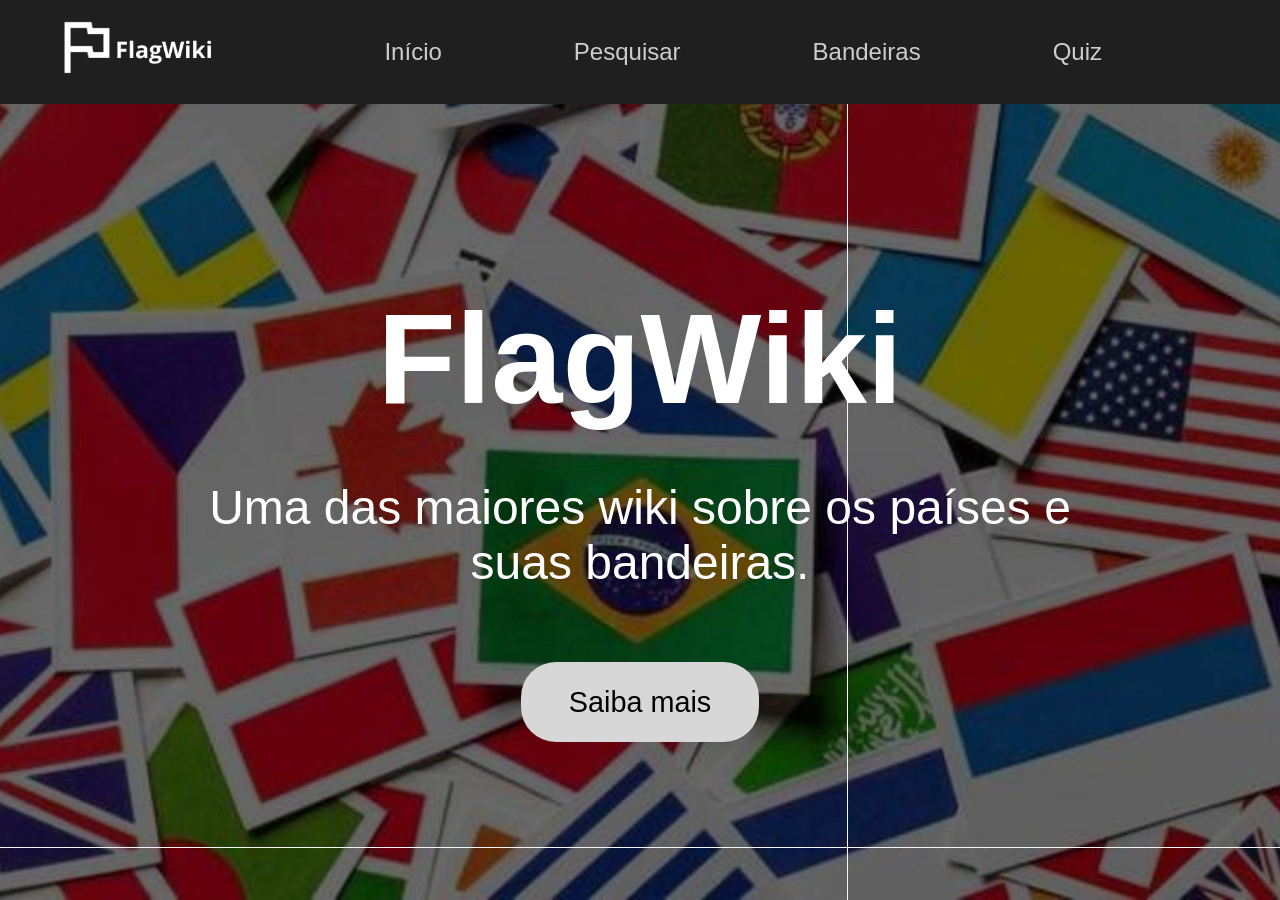
<file: index.html>
<!DOCTYPE html>
<html>
    <head>
        <meta charset="UTF-8">
        <meta http-equiv="X-UA-Compatible" content="IE=edge">
        <meta name="viewport" content="width=device-width, initial-scale=1.0">
        <link rel="stylesheet" type="text/css" href="estilos/menu.css"/>
        <link rel="stylesheet" type="text/css" href="estilos/inicio.css"/>
        <link rel="icon" href="imagens/Logo.png">
        <script src="scripts/fundos.js" defer></script>
        <script src="scripts/menu.js" defer></script>
        <title>FlagWiki</title>
    </head>
    <body>
        <nav>
            <div class="menu">
                <a href="index.html"><img src="imagens/logoCompleta.png" alt="Logo" class="logo"></a>
                <div class="hamburguer">
                    <span></span>
                    <span></span>
                    <span></span>
                </div>
                <ul class="botoes-menu">
                    <li><a href="index.html">Início</a></li>
                    <li><a href="Pesquisar.html">Pesquisar</a></li>
                    <li class="sandwiche">
                        <a href="Bandeiras.html">Bandeiras</a>
                        <ul class="menuzinho">
                            <li><a href="Bandeiras.html#africa">África</a></li>
                            <li><a href="Bandeiras.html#america">América</a></li>
                            <li><a href="Bandeiras.html#asia">Ásia</a></li>
                            <li><a href="Bandeiras.html#europa">Europa</a></li>
                            <li><a href="Bandeiras.html#oceania">Oceania</a></li>
                            <li><a href="Bandeiras.html#outros">Outros</a></li>
                        </ul>
                    </li>
                    <li><a href="Quiz.html">Quiz</a></li>
                </ul>
            </div>
        </nav>
        <main class="secao1">
            <div class="fundos">
                <div class="fundo" style="background-image: url('imagens/fundo1.jpg');"></div>
                <div class="fundo" style="background-image: url('imagens/fundo2.jpg');"></div>
                <div class="fundo" style="background-image: url('imagens/fundo3.jpg');"></div>
            </div>
            <div class="titulo">
                <h1>FlagWiki</h1>
                <p>Uma das maiores wiki sobre os países e suas bandeiras.</p>
                <a href="Bandeiras.html" class="botao1">Saiba mais</a>
            </div>
        </main>
    </body>
</html>
</file>
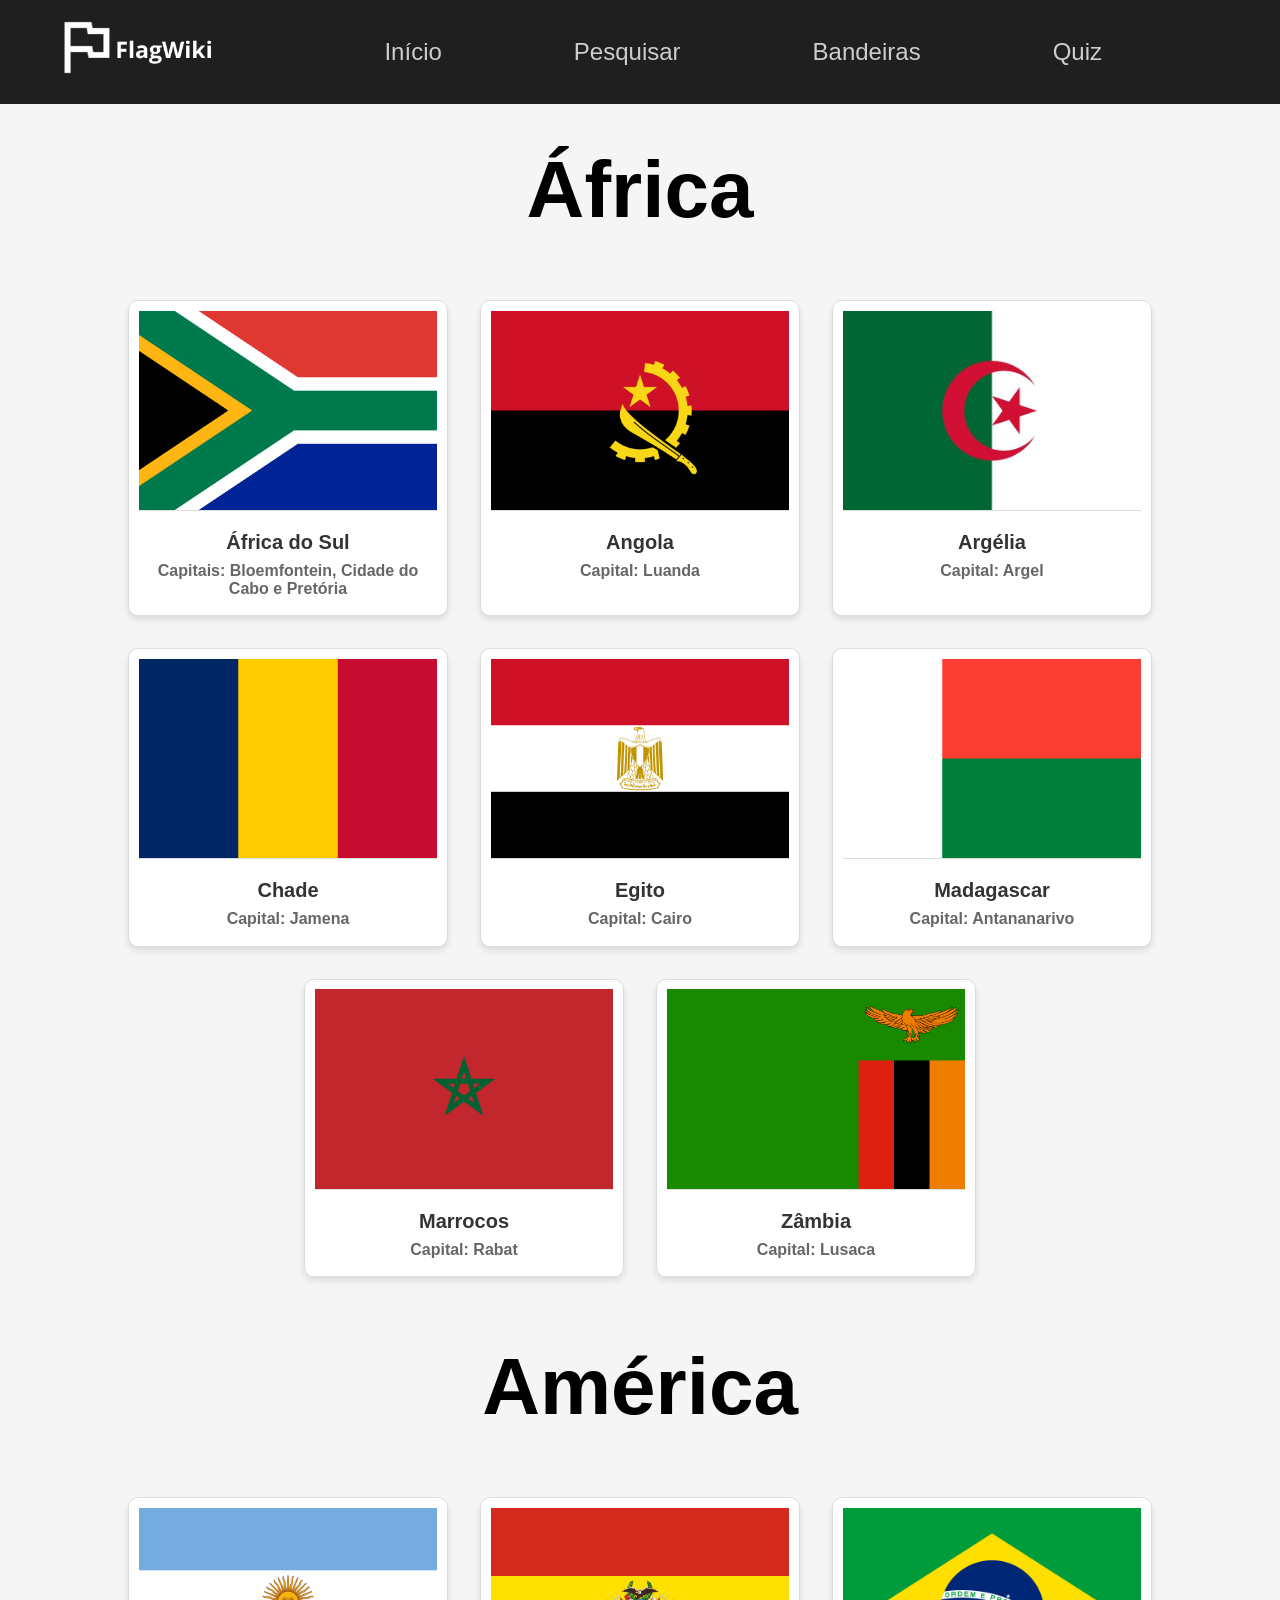
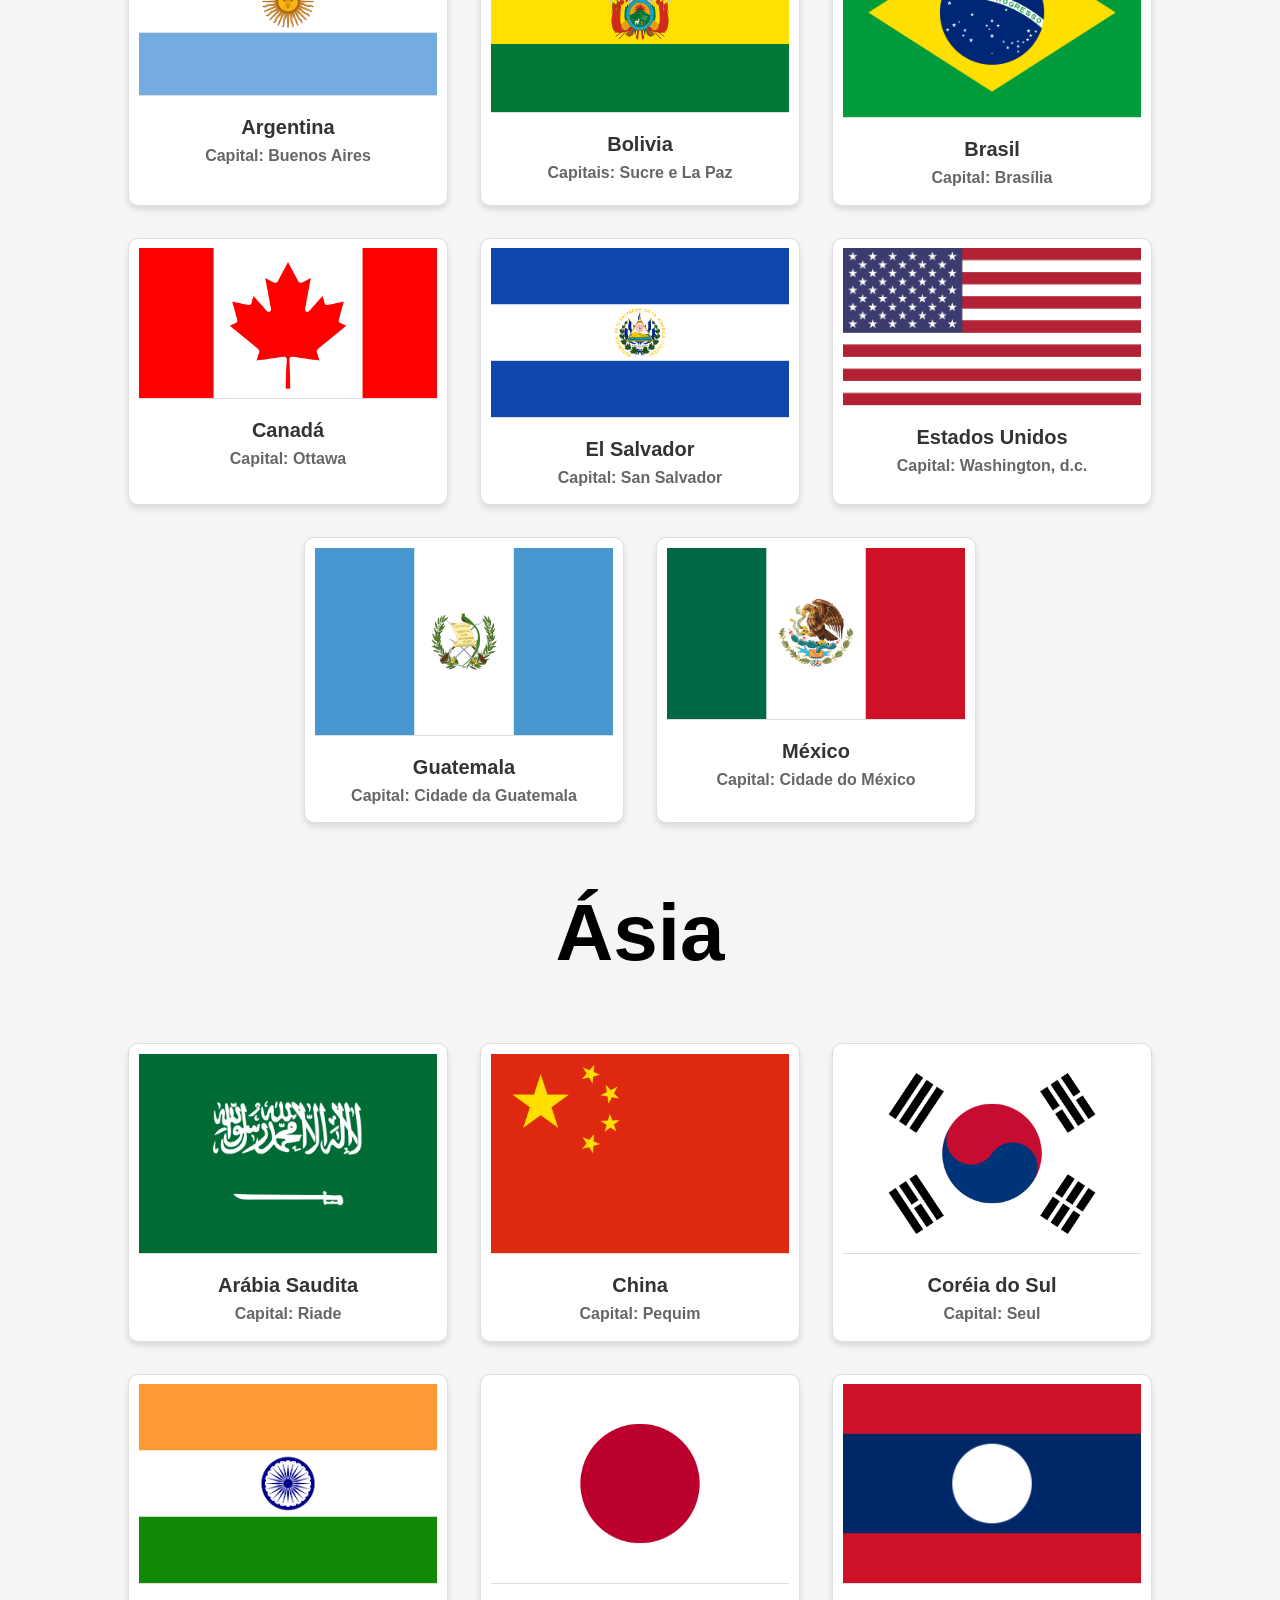
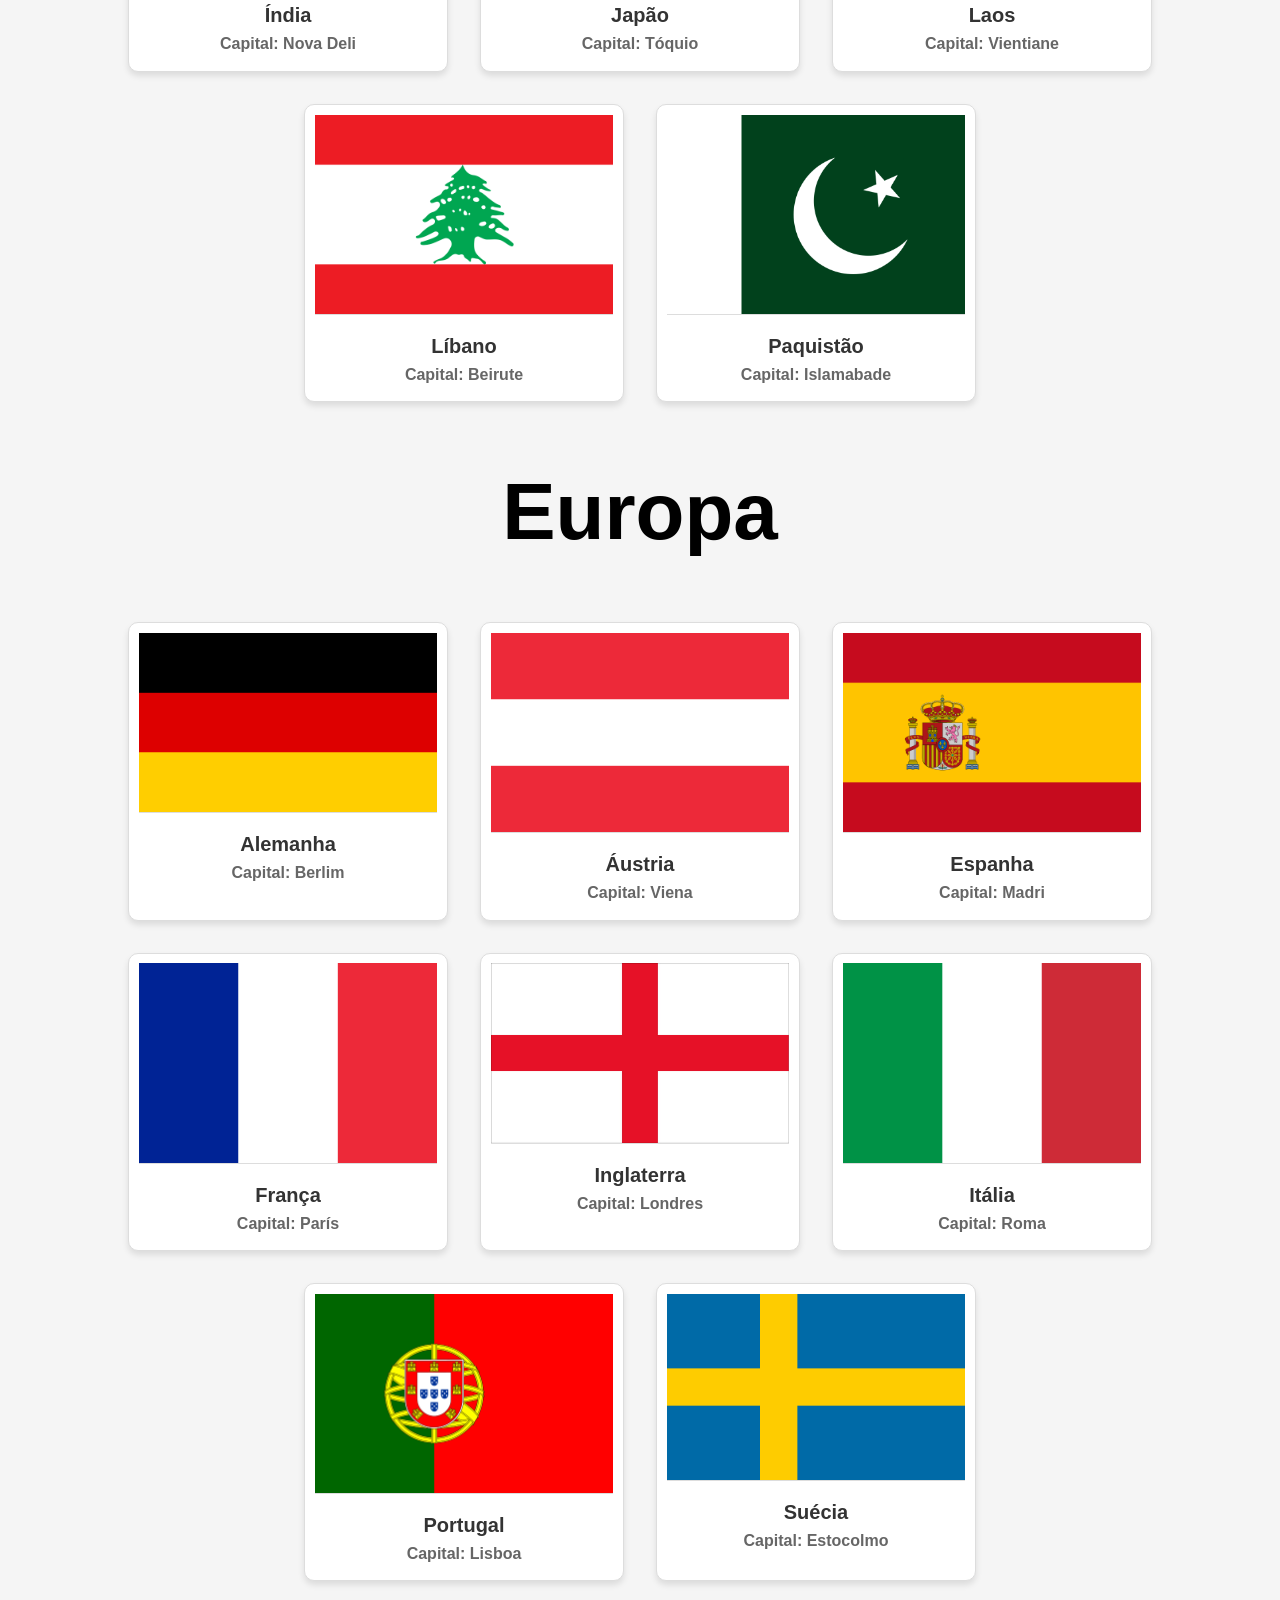
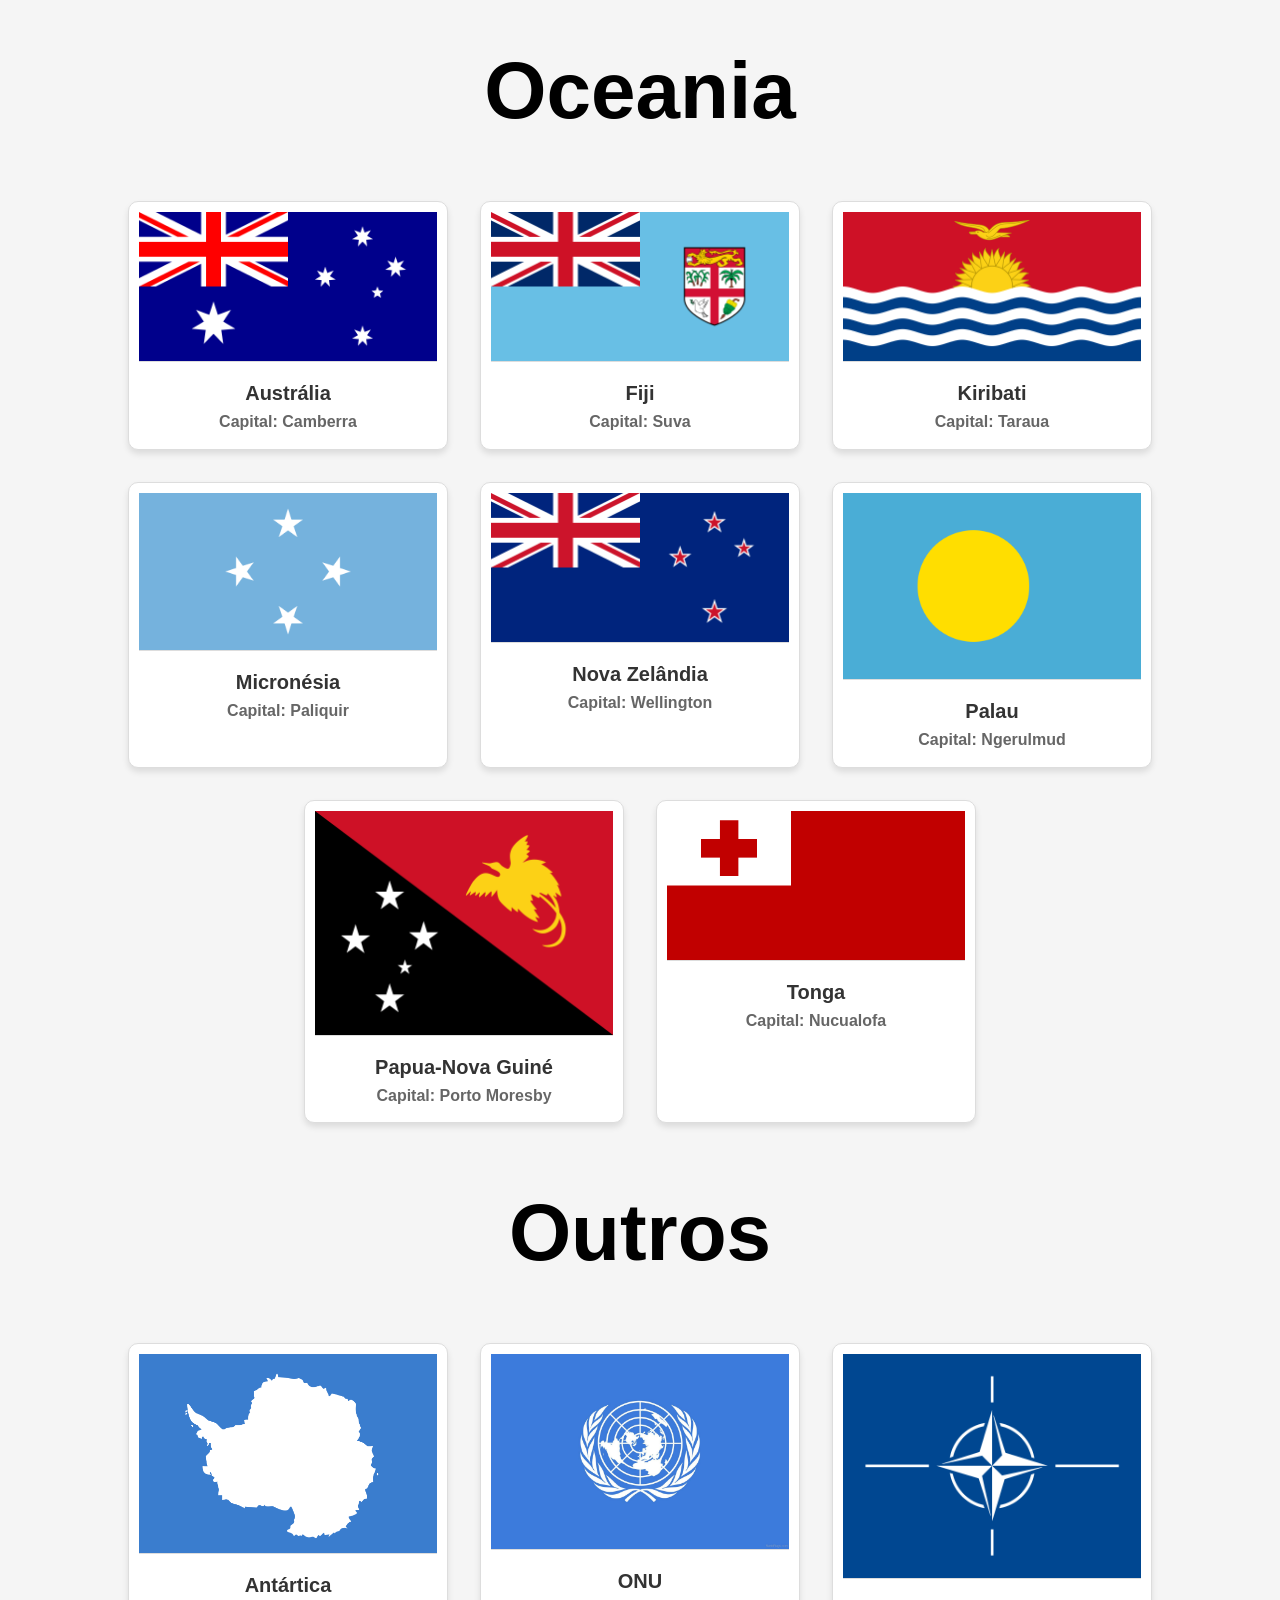
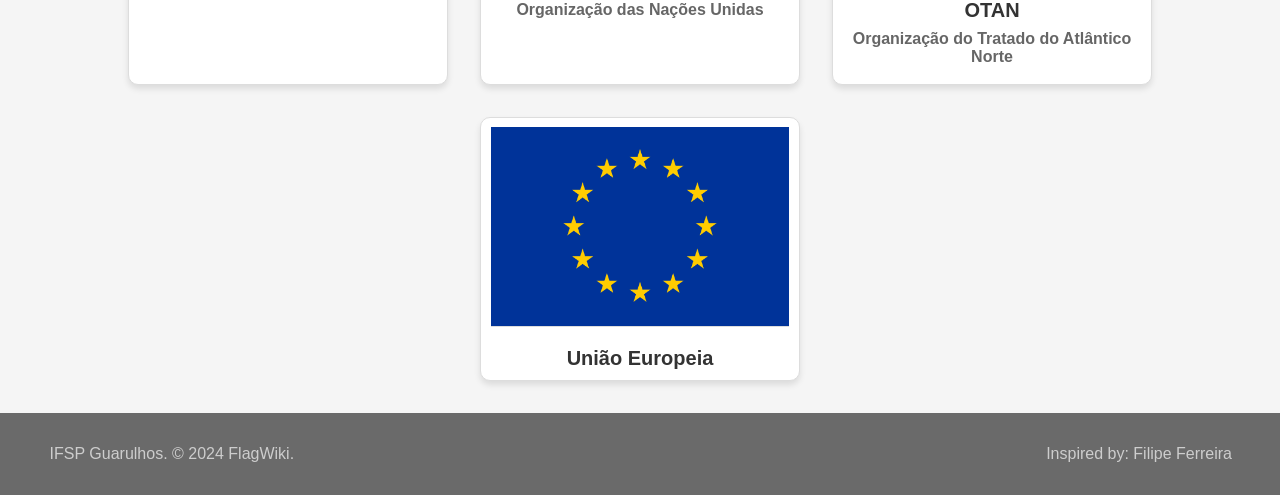
<file: Bandeiras.html>
<!DOCTYPE html>
<html>
    <head>
        <meta charset="UTF-8">
        <meta http-equiv="X-UA-Compatible" content="IE=edge">
        <meta name="viewport" content="width=device-width, initial-scale=1.0">
        <link rel="stylesheet" type="text/css" href="estilos/menu.css"/>
        <link rel="stylesheet" type="text/css" href="estilos/bandeiras.css"/>
        <link rel="icon" href="imagens/Logo.png">
        <script src="scripts/menu.js" defer></script>
        <title>FlagWiki</title>
    </head>
    <body>
        <nav>
            <div class="menu">
                <a href="index.html"><img src="imagens/logoCompleta.png" alt="Logo" class="logo"></a>
                <div class="hamburguer">
                    <span></span>
                    <span></span>
                    <span></span>
                </div>
                <ul class="botoes-menu">
                    <li><a href="index.html">Início</a></li>
                    <li><a href="Pesquisar.html">Pesquisar</a></li>
                    <li class="hamburguer">
                        <a href="Bandeiras.html">Bandeiras</a>
                        <ul class="menuzinho">
                            <li><a href="Bandeiras.html#africa">África</a></li>
                            <li><a href="Bandeiras.html#america">América</a></li>
                            <li><a href="Bandeiras.html#asia">Ásia</a></li>
                            <li><a href="Bandeiras.html#europa">Europa</a></li>
                            <li><a href="Bandeiras.html#oceania">Oceania</a></li>
                            <li><a href="Bandeiras.html#outros">Outros</a></li>
                        </ul>
                    </li>
                    <li><a href="Quiz.html">Quiz</a></li>
                </ul>
            </div>
        </nav>
        <main>
            <div class="bandeiras">
                <h1 id="africa" class="continente">África</h1>
                <div class="bandeiraItem">
                    <img src="imagens/bandeiras/africa/africaDoSul.png" alt="África do Sul">
                <div class="informacoes">
                        <h2>África do Sul</h2>
                        <h3>Capitais: Bloemfontein, Cidade do Cabo e Pretória </h3>
                    </div>
                </div>
                <div class="bandeiraItem">
                    <img src="imagens/bandeiras/africa/angola.png" alt="Angola">
                <div class="informacoes">
                        <h2>Angola</h2>
                        <h3>Capital: Luanda</h3>
                    </div>
                </div>
                <div class="bandeiraItem">
                    <img src="imagens/bandeiras/africa/argelia.jpg" alt="Argélia">
                <div class="informacoes">
                        <h2>Argélia</h2>
                        <h3>Capital: Argel</h3>
                    </div>
                </div>
                <div class="bandeiraItem">
                    <img src="imagens/bandeiras/africa/chade.png" alt="Chade">
                <div class="informacoes">
                        <h2>Chade</h2>
                        <h3>Capital: Jamena</h3>
                    </div>
                </div>
                <div class="bandeiraItem">
                    <img src="imagens/bandeiras/africa/egito.png" alt="Egito">
                <div class="informacoes">
                        <h2>Egito</h2>
                        <h3>Capital: Cairo</h3>
                    </div>
                </div>
                <div class="bandeiraItem">
                    <img src="imagens/bandeiras/africa/madagascar.png" alt="Madagascar">
                <div class="informacoes">
                        <h2>Madagascar</h2>
                        <h3>Capital: Antananarivo</h3>
                    </div>
                </div>
                <div class="bandeiraItem">
                    <img src="imagens/bandeiras/africa/marrocos.png" alt="Marrocos">
                <div class="informacoes">
                        <h2>Marrocos</h2>
                        <h3>Capital: Rabat</h3>
                    </div>
                </div>
                <div class="bandeiraItem">
                    <img src="imagens/bandeiras/africa/zambia.png" alt="Zâmbia">
                <div class="informacoes">
                        <h2>Zâmbia</h2>
                        <h3>Capital: Lusaca</h3>
                    </div>
                </div>
                <h1 id="america" class="continente">América</h1>
                <div class="bandeiraItem">
                    <img src="imagens/bandeiras/americas/argentina.png" alt="Argentina">
                <div class="informacoes">
                        <h2>Argentina</h2>
                        <h3>Capital: Buenos Aires</h3>
                    </div>
                </div>
                <div class="bandeiraItem">
                    <img src="imagens/bandeiras/americas/bolivia.png" alt="Bolivia">
                <div class="informacoes">
                        <h2>Bolivia</h2>
                        <h3>Capitais: Sucre e La Paz</h3>
                    </div>
                </div>
                <div class="bandeiraItem">
                    <img src="imagens/bandeiras/americas/brasil.png" alt="Brasil">
                <div class="informacoes">
                        <h2>Brasil</h2>
                        <h3>Capital: Brasília</h3>
                    </div>
                </div>
                <div class="bandeiraItem">
                    <img src="imagens/bandeiras/americas/canada.png" alt="Canadá">
                <div class="informacoes">
                        <h2>Canadá</h2>
                        <h3>Capital: Ottawa</h3>
                    </div>
                </div>
                <div class="bandeiraItem">
                    <img src="imagens/bandeiras/americas/elSalvador.png" alt="El Salvador">
                <div class="informacoes">
                        <h2>El Salvador</h2>
                        <h3>Capital: San Salvador</h3>
                    </div>
                </div>
                <div class="bandeiraItem">
                    <img src="imagens/bandeiras/americas/estadosUnidos.png" alt="Estados Unidos">
                <div class="informacoes">
                        <h2>Estados Unidos</h2>
                        <h3>Capital: Washington, d.c.</h3>
                    </div>
                </div>
                <div class="bandeiraItem">
                    <img src="imagens/bandeiras/americas/guatemala.png" alt="Guatemala">
                <div class="informacoes">
                        <h2>Guatemala</h2>
                        <h3>Capital: Cidade da Guatemala</h3>
                    </div>
                </div>
                <div class="bandeiraItem">
                    <img src="imagens/bandeiras/americas/mexico.png" alt="México">
                <div class="informacoes">
                        <h2>México</h2>
                        <h3>Capital: Cidade do México</h3>
                    </div>
                </div>
                <h1 id="asia" class="continente">Ásia</h1>
                <div class="bandeiraItem">
                    <img src="imagens/bandeiras/asia/arabiaSaudita.png" alt="Arábia Saudita">
                <div class="informacoes">
                        <h2>Arábia Saudita</h2>
                        <h3>Capital: Riade</h3>
                    </div>
                </div>
                <div class="bandeiraItem">
                    <img src="imagens/bandeiras/asia/china.png" alt="China">
                <div class="informacoes">
                        <h2>China</h2>
                        <h3>Capital: Pequim</h3>
                    </div>
                </div>
                <div class="bandeiraItem">
                    <img src="imagens/bandeiras/asia/coreiaDoSul.png" alt="Coréia do Sul">
                <div class="informacoes">
                        <h2>Coréia do Sul</h2>
                        <h3>Capital: Seul</h3>
                    </div>
                </div>
                <div class="bandeiraItem">
                    <img src="imagens/bandeiras/asia/india.png" alt="Índia">
                <div class="informacoes">
                        <h2>Índia</h2>
                        <h3>Capital: Nova Deli</h3>
                    </div>
                </div>
                <div class="bandeiraItem">
                    <img src="imagens/bandeiras/asia/japao.png" alt="Japão">
                <div class="informacoes">
                        <h2>Japão</h2>
                        <h3>Capital: Tóquio</h3>
                    </div>
                </div>
                <div class="bandeiraItem">
                    <img src="imagens/bandeiras/asia/laos.png" alt="Laos">
                <div class="informacoes">
                        <h2>Laos</h2>
                        <h3>Capital: Vientiane</h3>
                    </div>
                </div>
                <div class="bandeiraItem">
                    <img src="imagens/bandeiras/asia/libano.png" alt="Líbano">
                <div class="informacoes">
                        <h2>Líbano</h2>
                        <h3>Capital: Beirute</h3>
                    </div>
                </div>
                <div class="bandeiraItem">
                    <img src="imagens/bandeiras/asia/paquistao.png" alt="Paquistão">
                <div class="informacoes">
                        <h2>Paquistão</h2>
                        <h3>Capital: Islamabade</h3>
                    </div>
                </div>
                <h1 id="europa" class="continente">Europa</h1>
                <div class="bandeiraItem">
                    <img src="imagens/bandeiras/europa/alemanha.png" alt="Alemanha">
                <div class="informacoes">
                        <h2>Alemanha</h2>
                        <h3>Capital: Berlim</h3>
                    </div>
                </div>
                <div class="bandeiraItem">
                    <img src="imagens/bandeiras/europa/austria.png" alt="Áustria">
                <div class="informacoes">
                        <h2>Áustria</h2>
                        <h3>Capital: Viena</h3>
                    </div>
                </div>
                <div class="bandeiraItem">
                    <img src="imagens/bandeiras/europa/espanha.png" alt="Espanha">
                <div class="informacoes">
                        <h2>Espanha</h2>
                        <h3>Capital: Madri</h3>
                    </div>
                </div>
                <div class="bandeiraItem">
                    <img src="imagens/bandeiras/europa/franca.png" alt="França">
                <div class="informacoes">
                        <h2>França</h2>
                        <h3>Capital: París</h3>
                    </div>
                </div>
                <div class="bandeiraItem">
                    <img src="imagens/bandeiras/europa/inglaterra.jpg" alt="Inglaterra">
                <div class="informacoes">
                        <h2>Inglaterra</h2>
                        <h3>Capital: Londres</h3>
                    </div>
                </div>
                <div class="bandeiraItem">
                    <img src="imagens/bandeiras/europa/italia.png" alt="Itália">
                <div class="informacoes">
                        <h2>Itália</h2>
                        <h3>Capital: Roma</h3>
                    </div>
                </div>
                <div class="bandeiraItem">
                    <img src="imagens/bandeiras/europa/portugal.png" alt="Portugal">
                <div class="informacoes">
                        <h2>Portugal</h2>
                        <h3>Capital: Lisboa</h3>
                    </div>
                </div>
                <div class="bandeiraItem">
                    <img src="imagens/bandeiras/europa/suecia.png" alt="Suécia">
                <div class="informacoes">
                        <h2>Suécia</h2>
                        <h3>Capital: Estocolmo</h3>
                    </div>
                </div>
                <h1 id="oceania" class="continente">Oceania</h1>
                <div class="bandeiraItem">
                    <img src="imagens/bandeiras/oceania/australia.png" alt="Austrália">
                <div class="informacoes">
                        <h2>Austrália</h2>
                        <h3>Capital: Camberra</h3>
                    </div>
                </div>
                <div class="bandeiraItem">
                    <img src="imagens/bandeiras/oceania/fiji.png" alt="Fiji">
                <div class="informacoes">
                        <h2>Fiji</h2>
                        <h3>Capital: Suva</h3>
                    </div>
                </div>
                <div class="bandeiraItem">
                    <img src="imagens/bandeiras/oceania/kiribati.png" alt="Kiribati">
                <div class="informacoes">
                        <h2>Kiribati</h2>
                        <h3>Capital: Taraua</h3>
                    </div>
                </div>
                <div class="bandeiraItem">
                    <img src="imagens/bandeiras/oceania/micronesia.png" alt="Micronésia">
                <div class="informacoes">
                        <h2>Micronésia</h2>
                        <h3>Capital: Paliquir</h3>
                    </div>
                </div>
                <div class="bandeiraItem">
                    <img src="imagens/bandeiras/oceania/novaZelandia.png" alt="Nova Zelândia">
                <div class="informacoes">
                        <h2>Nova Zelândia</h2>
                        <h3>Capital: Wellington</h3>
                    </div>
                </div>
                <div class="bandeiraItem">
                    <img src="imagens/bandeiras/oceania/palau.png" alt="Palau">
                <div class="informacoes">
                        <h2>Palau</h2>
                        <h3>Capital: Ngerulmud</h3>
                    </div>
                </div>
                <div class="bandeiraItem">
                    <img src="imagens/bandeiras/oceania/papuaNovaGuine.png" alt="Papua-Nova Guiné">
                <div class="informacoes">
                        <h2>Papua-Nova Guiné</h2>
                        <h3>Capital: Porto Moresby</h3>
                    </div>
                </div>
                <div class="bandeiraItem">
                    <img src="imagens/bandeiras/oceania/tonga.png" alt="Tonga">
                <div class="informacoes">
                        <h2>Tonga</h2>
                        <h3>Capital: Nucualofa</h3>
                    </div>
                </div>
                <h1 id="outros" class="continente">Outros</h1>
                <div class="bandeiraItem">
                    <img src="imagens/bandeiras/outros/antartica.png" alt="Antártica">
                <div class="informacoes">
                        <h2>Antártica</h2>
                    </div>
                </div>
                <div class="bandeiraItem">
                    <img src="imagens/bandeiras/outros/onu.jpg" alt="Onu">
                <div class="informacoes">
                        <h2>ONU</h2>
                        <h3>Organização das Nações Unidas</h3>
                    </div>
                </div>
                <div class="bandeiraItem">
                    <img src="imagens/bandeiras/outros/otan.png" alt="Otan">
                <div class="informacoes">
                        <h2>OTAN</h2>
                        <h3>Organização do Tratado do Atlântico Norte</h3>
                    </div>
                </div>
                <div class="bandeiraItem">
                    <img src="imagens/bandeiras/outros/uniaoEuropeia.png" alt="União Europeia">
                <div class="informacoes">
                        <h2>União Europeia</h2>
                    </div>
                </div>
            </div>
        </main>
        <footer>
            <p>IFSP Guarulhos. © 2024 FlagWiki.</p>
            <p>Inspired by: Filipe Ferreira</p>
        </footer>
    </body>
</html>
</file>
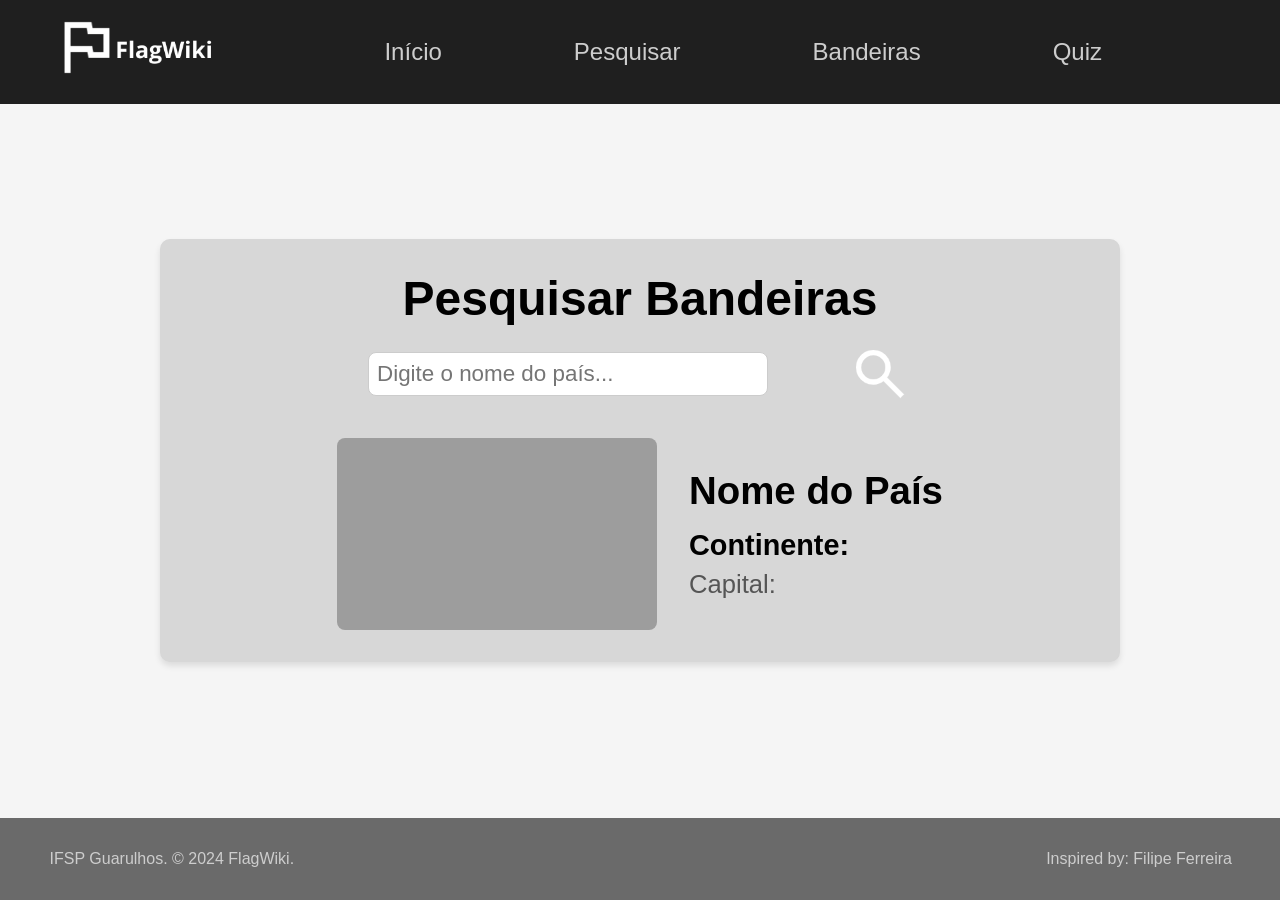
<file: Pesquisar.html>
<!DOCTYPE html>
<html>
    <head>
        <meta charset="UTF-8">
        <meta http-equiv="X-UA-Compatible" content="IE=edge">
        <meta name="viewport" content="width=device-width, initial-scale=1.0">
        <link rel="stylesheet" type="text/css" href="estilos/menu.css"/>
        <link rel="stylesheet" type="text/css" href="estilos/pesquisar.css"/>
        <script src="scripts/pesquisar.js" defer></script>
        <script src="scripts/bandeiras.js" defer></script>
        <script src="scripts/menu.js" defer></script>
        <link rel="icon" href="imagens/Logo.png">
        <title>FlagWiki</title>
    </head>
    <body>
        <nav>
            <div class="menu">
                <a href="index.html"><img src="imagens/logoCompleta.png" alt="Logo" class="logo"></a>
                <div class="hamburguer">
                    <span></span>
                    <span></span>
                    <span></span>
                </div>
                <ul class="botoes-menu">
                    <li><a href="index.html">Início</a></li>
                    <li><a href="Pesquisar.html">Pesquisar</a></li>
                    <li class="hamburguer">
                        <a href="Bandeiras.html">Bandeiras</a>
                        <ul class="menuzinho">
                            <li><a href="Bandeiras.html#africa">África</a></li>
                            <li><a href="Bandeiras.html#america">América</a></li>
                            <li><a href="Bandeiras.html#asia">Ásia</a></li>
                            <li><a href="Bandeiras.html#europa">Europa</a></li>
                            <li><a href="Bandeiras.html#oceania">Oceania</a></li>
                            <li><a href="Bandeiras.html#outros">Outros</a></li>
                        </ul>
                    </li>
                    <li><a href="Quiz.html">Quiz</a></li>
                </ul>
            </div>
        </nav>
        <main>
            <div class="fundoPesq">
                <h1>Pesquisar Bandeiras</h1>
            <form id="pesquisaForm">
                <input type="text" id="pesquisaBan" placeholder="Digite o nome do país..." autocomplete="off">
                <input type="image" src="imagens/iconPesquisar.png" alt="Pesquisar" id="iconPesq">
                <div id="sugestoes" class="sugestoesLista"></div>
            </form>
                <div id="resultado">
                    <div class="resultadoContainer">
                        <div id="bandeiraResultado" class="bandeiraPlaceholder"></div>
                        <div class="infoResultado">
                            <h2 id="nomePais">Nome do País</h2>
                            <h3 id="continentePais">Continente: </h3>
                            <p id="capitalPais">Capital: </p>
                        </div>
                    </div>
                </div>
            </div>
        </main>
        <footer>
            <p>IFSP Guarulhos. © 2024 FlagWiki.</p>
            <p>Inspired by: Filipe Ferreira</p>
        </footer>
    </body>
</html>
</file>
<file: estilos/menu.css>
*{
    margin: 0;
    padding: 0;
    box-sizing: border-box;
}
html{
    scroll-behavior: smooth;
}

body{
    height: 100vh;
    font-family: Arial, Helvetica, sans-serif;
    display: flex;
    flex-direction: column;
    overflow-x: hidden;
    background-color: #f5f5f5;
}

nav{
    background: #1F1F1F;
    color: #CDCDCD;
    max-height: 6.5rem;
    padding: 0 2rem;
    display: flex;
    align-items: center;
    justify-content: space-between;
    position: fixed;
    top: 0;
    width: 100%;
    z-index: 1;
}

.menu{
    display: flex;
    align-items: center;
    justify-content: space-between;
    width: 100%;
}

.logo{
    width: 10rem;
    height: 10rem;
    margin-right: 1rem;
    margin-left: 1.5rem;
    margin-bottom: 0.5rem;
}

.botoes-menu{
    list-style: none;
    display: flex;
    gap: 2rem;
    margin: 0;
    padding: 0;
    align-items: center;
    margin-right: 6rem;
}

.botoes-menu li{
    position: relative;
    display: inline-block;
    padding: 0px 50px;
}

.botoes-menu li a{
    color: #CDCDCD;
    text-decoration: none;
    font-size: 1.5rem;
    position: relative;
    padding: 5px 0px;
}

.botoes-menu > li > a::after{
    content: '';
    position: absolute;
    bottom: 0;
    left: 0;
    width: 0;
    height: 2px;
    background-color: white;
    transition: width 0.3s ease-in-out;
}

.botoes-menu li a:hover{
    color: white;
}

.botoes-menu > li > a:hover::after{
    width: 100%;
}

.menuzinho{
    display: none;
    flex-direction: column;
    align-items: center;
    justify-content: center;
    position: absolute;
    top: 2rem;
    left: 1.5rem;
    background-color: #6A6A6A;
    padding: 20px;
    width: 10rem;
    border-radius: 10px;
    text-align: center;
    z-index: 10;
}

.menuzinho li{
    list-style: none;
}

.menuzinho li a{
    color: white;
    text-decoration: none;
    padding: 10px 0;
    display: block;
    font-size: 1.2rem;
    transition: background-color 0.3s;
    text-align: center;
}

.menuzinho li a::after{
    content: none;
}

.menuzinho li a:hover{
    background-color: #CDCDCD;
    color: black;
    border-radius: 10px;
    width: 100px;
}

.sandwiche{
    display: flex;
    flex-direction: column;
}

.sandwiche:hover .menuzinho{
    display: flex;
}

.hamburguer {
    display: none;
    flex-direction: column;
    gap: 0.5rem;
    cursor: pointer;
    z-index: 2;
}

.hamburguer span {
    width: 2.5rem;
    height: 0.3rem;
    background-color: #CDCDCD;
    border-radius: 2px;
}



.botoes-menu.responsive {
    display: flex;
    flex-direction: column;
    align-items: center;
    gap: 1rem;
    background-color: #1F1F1F;
    position: absolute;
    top: 6.5rem;
    right: 0;
    width: 100%;
    z-index: 1;
    padding: 1rem 0;
}

footer{
    background-color: #6A6A6A;
    color: #CDCDCD;
    padding: 2rem 3rem;
    display: flex;
    justify-content: space-between;
    align-items: center;
    width: 100%;
    font-size: 1rem;
    bottom: 0;
    box-sizing: border-box;
}

footer p{
    margin: 0;
    margin-left: 0.1rem;
}

@media (max-width: 768px) {
    .botoes-menu {
        display: none;
    }

    .hamburguer {
        display: flex;
    }

    .botoes-menu.responsive{
        display: flex;
        flex-direction: column;
        align-items: center;
        justify-content: center;
        left: 50%;
        transform: translateX(-50%);
        width: 70%;
    }
}
</file>
<file: estilos/inicio.css>
.secao1{
    color: white;
    display: flex;
    justify-content: center;
    align-items: center;
    text-align: center;
    padding: 0 2rem;
    flex-grow: 1;
    margin-top: 6.5rem;
    width: 100%;
}

.fundos{
    position: fixed;
    display: flex;
    top: 0;
    left: 0;
    width: 100%;
    height: 100vh;
    overflow: visible;
    z-index: -1;
    transition: transform 1s ease-in-out;
}

.fundo{
    flex: 0 0 100%;
    background-size: cover;
    background-position: center;
    transition: transform 1s ease-in-out;
}

.titulo h1{
    font-size: 8rem;
    margin-bottom: 3rem;
}

.titulo p{
    font-size: 3rem;
    margin-bottom: 6rem;
    max-width: 60rem;
}

.botao1{
    background-color: #d7d7d7;
    color: black;
    text-decoration: none;
    padding: 1.5rem 3rem;
    font-size: 1.8rem;
    border-radius: 35px;
}

.botao1:hover{
    background-color: #1F1F1F;
    color: white;
}

@media (max-width: 768px) {
    .titulo h1 {
        font-size: 4rem;
    }

    .titulo p {
        font-size: 2rem;
        margin-bottom: 4rem;
    }

    .botao1 {
        font-size: 1.5rem;
        padding: 1rem 2rem;
    }

    .secao1 {
        flex-direction: column;
        height: calc(100vh - 5rem);
        margin-top: 5rem;
    }

    .fundos {
        height: 100vh;
    }

    .fundo {
        flex: 0 0 100%;
        height: 100%;
    }
}
</file>
<file: estilos/bandeiras.css>
main{
    margin-top: 5rem;
}

.bandeiras {
    display: flex;
    flex-wrap: wrap;
    gap: 2rem;
    justify-content: center;
    margin: 2rem;
}

.continente{
    width: 100%;
    text-align: center;
    margin: 2rem 0;
    font-size: 5rem;
    color: black;
}

.bandeiraItem {
    background-color: white;
    border: 1px solid #ddd;
    border-radius: 10px;
    width: 20rem;
    padding: 0.6rem;
    text-align: center;
    box-shadow: 0px 4px 6px rgba(0, 0, 0, 0.1);
    transition: transform 0.3s, box-shadow 0.3s;
}

.bandeiraItem:hover {
    transform: translateY(-0.5rem);
    box-shadow: 0px 6px 12px rgba(0, 0, 0, 0.15);
}

.bandeiraItem img {
    width: 100%;
    height: auto;
    border-bottom: 1px solid #ddd;
    margin-bottom: 1rem;
}

.informacoes h2 {
    margin: 0;
    font-size: 20px;
    color: #333;
}

.informacoes h3 {
    margin: 0.5rem 0;
    font-size: 16px;
    color: #666;
}

@media (max-width: 768px) {
    .continente {
        font-size: 3.5rem;
    }

    .bandeiraItem {
        width: 16rem;
        padding: 0.5rem;
    }

    .informacoes h2 {
        font-size: 1.2rem;
    }

    .informacoes h3 {
        font-size: 0.8rem;
    }
}
</file>
<file: estilos/pesquisar.css>
main{
    flex: 1;
    display: flex;
    justify-content: center;
    align-items: center;
    padding: 2rem;
}

.fundoPesq{
    background-color: #D7D7D7;
    padding: 2rem;
    border-radius: 10px;
    box-shadow: 0 4px 6px rgba(0, 0, 0, 0.1);
    max-width: 60rem;
    width: 100%;
    text-align: center;
}

h1{
    font-size: 3rem;
    margin-bottom: 1rem;
}

form{
    position: relative;
    display: flex;
    justify-content: center;
    align-items: center;
    gap: 5rem;
}

.sugestoesLista{
    position: absolute;
    display: none;
    top: 100%;
    left: 0;
    width: 100%;
    max-height: 20rem;
    border: 1px solid;
    background-color: #ccc;
    overflow-y: auto;
}

.sugestaoItem{
    display: flex;
    align-items: center;
    padding: 1rem;
}

.sugestaoItem img{
    width: 4rem;
    height: 2.5rem;
    margin-right: 10px;
    border: 1px solid #ccc;
}

.sugestaoItem:hover {
    background-color: #f0f0f0;
}

#pesquisaBan{
    width: 25rem;
    padding: 0.5rem;
    font-size: 1.4rem;
    border: 1px solid #ccc;
    border-radius: 0.5rem;
    outline: none;

}

#pesquisaBan:focus{
    border-color: #1F1F1F;
}

#iconPesq{
    width: 4rem;
    height: 4rem;
    border: none;
    cursor: pointer;
    background: none;
}

#iconPesq:hover{
    opacity: 0.8;
}

#resultado{
    display: flex;
    justify-content: center;
    align-items: center;
    margin-top: 2rem;
}

.resultadoContainer{
    display: flex;
    justify-content: space-between;
    align-items: center;
    max-width: 90rem;
    margin: 0 auto;
}

.bandeiraPlaceholder {
    width: 20rem;
    height: 12rem;
    background-color: #9D9D9D;
    border-radius: 0.5rem;
    display: flex;
    justify-content: center;
    align-items: center;
    background-position: center;
    background-size: cover;
}

.infoResultado{
    margin-left: 2rem;
    text-align: left;
}

.infoResultado h2{
    font-size: 2.4rem;
    margin: 0;
}

.infoResultado h3{
    font-size: 1.8rem;
    margin: 1rem 0 0.5rem 0;
}

.infoResultado p{
    font-size: 1.6rem;
    color: #555;
}

footer{
    position: fixed;
}

@media (max-width: 768px) {
    .fundoPesq {
        padding: 1rem;
        max-width: 90%;
    }

    h1 {
        font-size: 2rem;
    }

    form {
        flex-direction: column;
        gap: 0.8rem;
    }

    #pesquisaBan {
        font-size: 1rem;
        width: 12rem;
    }

    #iconPesq {
        width: 2.5rem;
        height: 2.5rem;
    }

    .resultadoContainer{
        flex-direction: column;
    }

    .bandeiraPlaceholder {
        width: 10rem;
        height: 6rem;
    }

    .infoResultado h2 {
        font-size: 1.6rem;
        margin-top: 1rem;
    }

    .infoResultado h3 {
        font-size: 1.4rem;
    }

    .infoResultado p {
        font-size: 1.2rem;
    }
}
</file>
